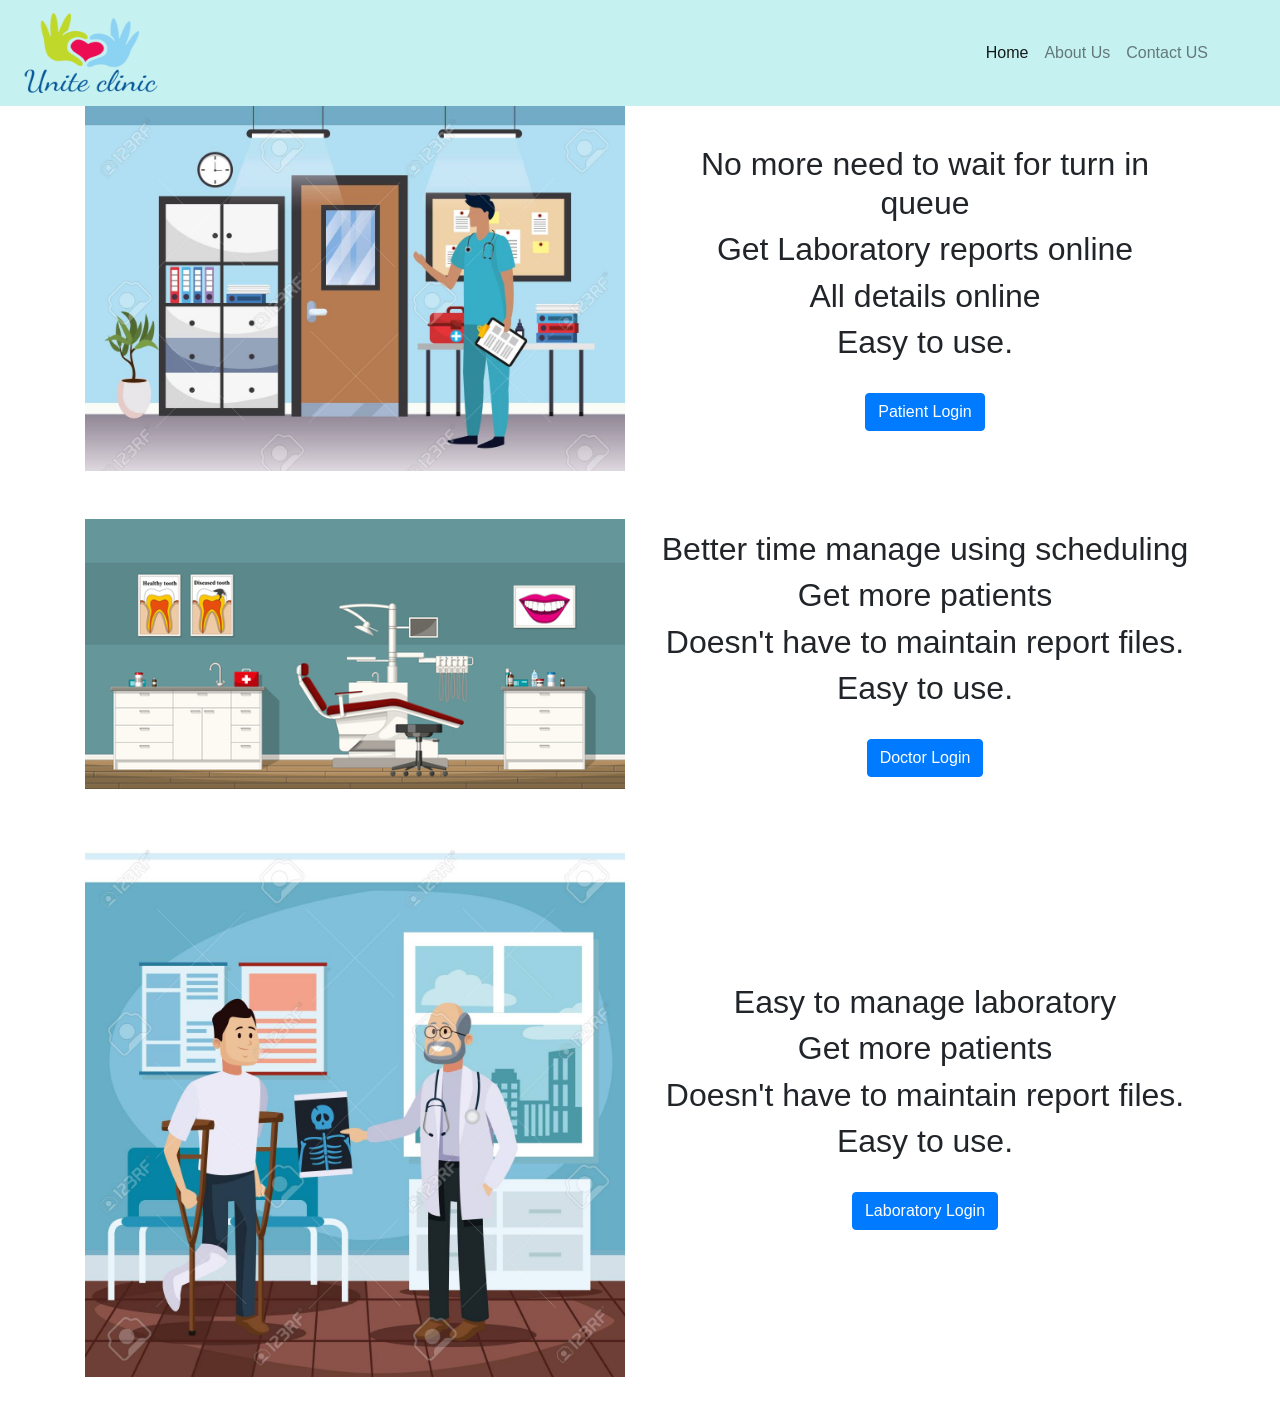
<file: index.html>
<!doctype html>
<html lang="en">

<head>
    <!-- Required meta tags -->
    <meta charset="utf-8">
    <meta name="viewport" content="width=device-width, initial-scale=1, shrink-to-fit=no">

    <!-- Bootstrap CSS -->
    <link rel="stylesheet" href="https://stackpath.bootstrapcdn.com/bootstrap/4.5.0/css/bootstrap.min.css"
        integrity="sha384-9aIt2nRpC12Uk9gS9baDl411NQApFmC26EwAOH8WgZl5MYYxFfc+NcPb1dKGj7Sk" crossorigin="anonymous">
    <title>Unite Clinic</title>
</head>

<body>
    <nav class="navbar sticky-top navbar-expand-lg navbar-light" style="background-color: rgba(193, 240, 240, 0.904);">
        <a class="navbar-brand" href="index.html">
            <img src="./images/logo.png" alt="" srcset="" width="150" height="80">
        </a>
        <button class="navbar-toggler" type="button" data-toggle="collapse" data-target="#navbarTogglerDemo02"
            aria-controls="navbarTogglerDemo02" aria-expanded="false" aria-label="Toggle navigation">
            <span class="navbar-toggler-icon"></span>
        </button>

        <div class="collapse navbar-collapse mr-5" id="navbarTogglerDemo02">
            <ul class="navbar-nav ml-auto mt-2 mt-lg-0">
                <li class="nav-item active">
                    <a class="nav-link" href="#">Home <span class="sr-only">(current)</span></a>
                </li>
                <li class="nav-item">
                    <a class="nav-link" href="#">About Us</a>
                </li>
                <li class="nav-item">
                    <a class="nav-link" href="#">Contact US</a>
                </li>
            </ul>
        </div>
    </nav>



    <div class="container mb-5 position-realive">
        <div class="row">
            <div class="col-sm">
                <img src="./images/appoinment.jpg" class="img-fluid" style="max-heigth:200px;">
            </div>
            <div class="col-sm  text-center align-self-center">
                <h2>No more need to wait for turn in queue</h2>
                <h2>Get Laboratory reports online</h2>
                <h2>All details online</h2>
                <h2>Easy to use.</h2>
                <a href="./client/login.php" class="btn btn-primary  mt-4">Patient Login</a>
            </div>
        </div>
    </div>

    <div class="container mb-5">
        <div class="row">
            <div class="col-sm ">
                <img src="./images/doctorlogin.jpg" class="img-fluid" style="max-heigth:200px;">
            </div>
            <div class="col-sm  text-center align-self-center">
                <h2>Better time manage using scheduling</h2>
                <h2>Get more patients</h2>
                <h2>Doesn't have to maintain report files.</h2>
                <h2>Easy to use.</h2>
                <a href="./doctor/login.php" class="btn btn-primary  mt-4">Doctor Login</a>
            </div>

        </div>
    </div>


    <div class="container mb-5 ">
        <div class="row">
            <div class="col-sm">
                <img src="./images/report.jpg" class="img-fluid" style="max-heigth:200px;">
            </div>
            <div class="col-sm  text-center align-self-center">
                <h2>Easy to manage laboratory</h2>
                <h2>Get more patients</h2>
                <h2>Doesn't have to maintain report files.</h2>
                <h2>Easy to use.</h2>
                <a href="./laboratory/login.php" class="btn btn-primary  mt-4">Laboratory Login</a>
            </div>
        </div>
    </div>



        

                <!-- Optional JavaScript -->
                <!-- jQuery first, then Popper.js, then Bootstrap JS -->
                <script src="https://code.jquery.com/jquery-3.5.1.slim.min.js"
                    integrity="sha384-DfXdz2htPH0lsSSs5nCTpuj/zy4C+OGpamoFVy38MVBnE+IbbVYUew+OrCXaRkfj"
                    crossorigin="anonymous"></script>
                <script src="https://cdn.jsdelivr.net/npm/popper.js@1.16.0/dist/umd/popper.min.js"
                    integrity="sha384-Q6E9RHvbIyZFJoft+2mJbHaEWldlvI9IOYy5n3zV9zzTtmI3UksdQRVvoxMfooAo"
                    crossorigin="anonymous"></script>
                <script src="https://stackpath.bootstrapcdn.com/bootstrap/4.5.0/js/bootstrap.min.js"
                    integrity="sha384-OgVRvuATP1z7JjHLkuOU7Xw704+h835Lr+6QL9UvYjZE3Ipu6Tp75j7Bh/kR0JKI"
                    crossorigin="anonymous"></script>
</body>

</html>
</file>
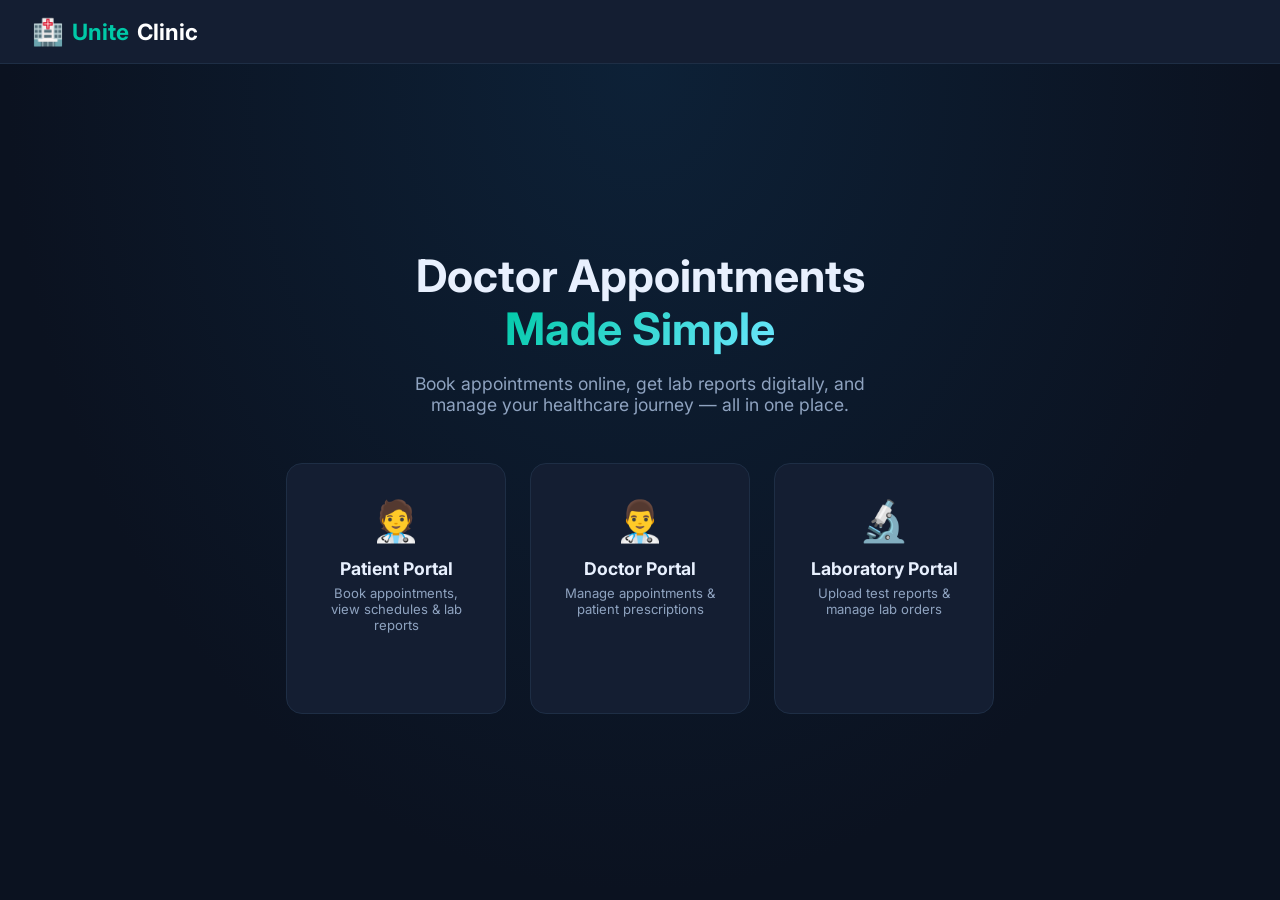
<file: app.html>
<!DOCTYPE html>
<html lang="en">

<head>
    <meta charset="UTF-8">
    <meta name="viewport" content="width=device-width, initial-scale=1.0">
    <title>Unite Clinic — Online Doctor Appointment</title>
    <meta name="description"
        content="Book doctor appointments online, manage schedules and lab reports with Unite Clinic.">
    <link rel="stylesheet" href="app.css">
</head>

<body>

    <!-- ═══════════════════════════════════════════════ HOME ════ -->
    <div id="home" class="page">
        <nav>
            <span class="nav-brand"><span class="logo-icon">🏥</span> Unite<span>Clinic</span></span>
        </nav>
        <div class="home-hero">
            <h1>Doctor Appointments<br><span>Made Simple</span></h1>
            <p>Book appointments online, get lab reports digitally, and manage your healthcare journey — all in one
                place.</p>
            <div class="portal-cards">
                <div class="portal-card" onclick="showPage('client-login')">
                    <div class="icon">🧑‍⚕️</div>
                    <h3>Patient Portal</h3>
                    <p>Book appointments, view schedules & lab reports</p>
                </div>
                <div class="portal-card" onclick="showPage('doctor-login')">
                    <div class="icon">👨‍⚕️</div>
                    <h3>Doctor Portal</h3>
                    <p>Manage appointments & patient prescriptions</p>
                </div>
                <div class="portal-card" onclick="showPage('lab-login')">
                    <div class="icon">🔬</div>
                    <h3>Laboratory Portal</h3>
                    <p>Upload test reports & manage lab orders</p>
                </div>
            </div>
        </div>
    </div>

    <!-- ════════════════════════════════════════ CLIENT LOGIN ════ -->
    <div id="client-login" class="page">
        <nav>
            <span class="nav-brand"><span class="logo-icon">🏥</span> Unite<span>Clinic</span></span>
            <button class="btn btn-outline" onclick="showPage('home')">← Home</button>
        </nav>
        <div class="auth-container">
            <div class="auth-card">
                <h2>Patient Login</h2>
                <p class="subtitle">Welcome back! Login to manage your appointments.</p>
                <div id="client-login-err" class="error-msg"></div>
                <form onsubmit="clientLogin(event)">
                    <div class="form-group"><label>Username</label><input id="cl-user" type="text"
                            placeholder="Enter username" required></div>
                    <div class="form-group"><label>Password</label><input id="cl-pass" type="password"
                            placeholder="Enter password" required></div>
                    <button type="submit" class="btn btn-primary" style="width:100%;padding:.8rem;">Login</button>
                </form>
                <div class="auth-link">Don't have an account? <a href="#" onclick="showPage('client-register')">Register
                        Now</a></div>
                <div class="auth-link mt-1" style="font-size:.78rem;color:#5a7a9a;">Demo: <b>partone</b> /
                    <b>asd123456</b></div>
            </div>
        </div>
    </div>

    <!-- ══════════════════════════════════════ CLIENT REGISTER ════ -->
    <div id="client-register" class="page">
        <nav>
            <span class="nav-brand"><span class="logo-icon">🏥</span> Unite<span>Clinic</span></span>
            <button class="btn btn-outline" onclick="showPage('client-login')">← Login</button>
        </nav>
        <div class="auth-container">
            <div class="auth-card">
                <h2>Patient Registration</h2>
                <p class="subtitle">Create your account to get started.</p>
                <div id="client-reg-err" class="error-msg"></div>
                <form onsubmit="clientRegister(event)">
                    <div class="form-group"><label>Username</label><input id="cr-user" type="text"
                            placeholder="Choose a username" required></div>
                    <div class="form-group"><label>Email</label><input id="cr-email" type="email"
                            placeholder="Email address" required></div>
                    <div class="form-group"><label>Password</label><input id="cr-pass" type="password"
                            placeholder="Choose a password" required></div>
                    <button type="submit" class="btn btn-primary" style="width:100%;padding:.8rem;">Create
                        Account</button>
                </form>
                <div class="auth-link">Already have an account? <a href="#" onclick="showPage('client-login')">Login
                        here</a></div>
            </div>
        </div>
    </div>

    <!-- ════════════════════════════════════ CLIENT DASHBOARD ════ -->
    <div id="client-dash" class="page">
        <nav>
            <span class="nav-brand"><span class="logo-icon">🏥</span> Unite<span>Clinic</span></span>
            <div class="nav-user">
                <span class="username client-nav-name"></span>
                <button class="btn btn-danger btn-sm" onclick="logout()">Logout</button>
            </div>
        </nav>
        <div class="dash-layout">
            <div class="sidebar">
                <div class="sidebar-item active" data-sec="book-appt" onclick="showClientSection('book-appt')"><span
                        class="si">📅</span> Book Appointment</div>
                <div class="sidebar-item" data-sec="view-appts" onclick="showClientSection('view-appts')"><span
                        class="si">📋</span> My Appointments</div>
                <div class="sidebar-item" data-sec="update-profile" onclick="showClientSection('update-profile')"><span
                        class="si">👤</span> Update Profile</div>
            </div>
            <div class="main-content">
                <div class="stats-grid">
                    <div class="stat-card">
                        <div class="stat-num" id="c-stat-today">0</div>
                        <div class="stat-label">Today</div>
                    </div>
                    <div class="stat-card">
                        <div class="stat-num" id="c-stat-future">0</div>
                        <div class="stat-label">Upcoming</div>
                    </div>
                    <div class="stat-card">
                        <div class="stat-num" id="c-stat-past">0</div>
                        <div class="stat-label">Past</div>
                    </div>
                </div>

                <!-- BOOK APPOINTMENT -->
                <div id="client-sec-book-appt">
                    <div class="page-title">Book Appointment</div>
                    <p class="page-sub">Search for clinics, pick a doctor and confirm your slot.</p>
                    <div class="steps">
                        <div class="step current" id="book-step-header-1">1 · Find Clinic</div>
                        <div class="step" id="book-step-header-2">2 · Pick Doctor</div>
                        <div class="step" id="book-step-header-3">3 · Confirm Slot</div>
                    </div>
                    <!-- Step 1 -->
                    <div id="book-step-1">
                        <div class="section-card">
                            <h3>Search Clinics by Location</h3>
                            <form onsubmit="searchClinics(event)"
                                style="display:flex;gap:1rem;align-items:flex-end;flex-wrap:wrap;">
                                <div class="form-group" style="flex:1;min-width:200px;margin:0;">
                                    <label>Location</label>
                                    <input id="book-location" type="text" placeholder="e.g. surat, navsari">
                                </div>
                                <button type="submit" class="btn btn-primary">Search Clinics</button>
                            </form>
                        </div>
                        <div class="table-wrap" style="margin-top:1rem;">
                            <div id="clinic-results" class="no-data">Enter a location to find clinics near you.</div>
                        </div>
                    </div>
                    <!-- Step 2 -->
                    <div id="book-step-2" style="display:none;">
                        <div class="section-card">
                            <h3>Available Doctors</h3>
                            <div id="doctor-results"></div>
                        </div>
                        <div class="flex-end"><button class="btn btn-primary" onclick="goToStep3()">Next: Choose Slot
                                →</button></div>
                    </div>
                    <!-- Step 3 -->
                    <div id="book-step-3" style="display:none;">
                        <div class="section-card">
                            <h3>Confirm Your Appointment</h3>
                            <p class="mb-1" style="color:var(--accent);font-weight:500;" id="step3-docname"></p>
                            <form onsubmit="confirmBooking(event)">
                                <div class="form-row">
                                    <div class="form-group"><label>Date</label><input id="book-date" type="date"
                                            required></div>
                                    <div class="form-group"><label>Time Slot</label><select id="book-slot" required>
                                            <option value="">Select time...</option>
                                        </select></div>
                                </div>
                                <div class="form-group"><label>Description / Symptoms</label><input id="book-desc"
                                        type="text" placeholder="Brief description of your condition"></div>
                                <div class="flex-end">
                                    <button type="button" class="btn btn-outline" onclick="showBookStep(2)">←
                                        Back</button>
                                    <button type="submit" class="btn btn-primary">✅ Confirm Booking</button>
                                </div>
                            </form>
                        </div>
                    </div>
                </div>

                <!-- VIEW APPOINTMENTS -->
                <div id="client-sec-view-appts" style="display:none;">
                    <div class="page-title">My Appointments</div>
                    <p class="page-sub">View your today, upcoming and past appointments.</p>
                    <div class="tabs">
                        <div class="tab active" data-tab="today" onclick="switchTab('today','appt-tab-')">Today</div>
                        <div class="tab" data-tab="future" onclick="switchTab('future','appt-tab-')">Upcoming</div>
                        <div class="tab" data-tab="past" onclick="switchTab('past','appt-tab-')">Past</div>
                    </div>
                    <div class="table-wrap">
                        <div id="appt-tab-today" class="tab-content active"></div>
                        <div id="appt-tab-future" class="tab-content"></div>
                        <div id="appt-tab-past" class="tab-content"></div>
                    </div>
                </div>

                <!-- UPDATE PROFILE -->
                <div id="client-sec-update-profile" style="display:none;">
                    <div class="page-title">Update Profile</div>
                    <p class="page-sub">Logged in as: <strong id="up-user"></strong></p>
                    <div class="section-card">
                        <div id="up-success" class="success-msg"></div>
                        <form onsubmit="saveClientProfile(event)">
                            <div class="form-row">
                                <div class="form-group"><label>Email</label><input id="up-email" type="email"></div>
                                <div class="form-group"><label>Phone</label><input id="up-phone" type="text"></div>
                            </div>
                            <div class="form-row">
                                <div class="form-group"><label>Blood Group</label>
                                    <select id="up-blood">
                                        <option value="">Select...</option>
                                        <option>A+</option>
                                        <option>A-</option>
                                        <option>B+</option>
                                        <option>B-</option>
                                        <option>AB+</option>
                                        <option>AB-</option>
                                        <option>O+</option>
                                        <option>O-</option>
                                    </select>
                                </div>
                                <div class="form-group"><label>Age</label><input id="up-age" type="number"></div>
                            </div>
                            <div class="form-row">
                                <div class="form-group"><label>Date of Birth</label><input id="up-dob" type="date">
                                </div>
                                <div class="form-group"><label>Allergy</label><input id="up-allergy" type="text"></div>
                            </div>
                            <div class="form-group"><label>Address</label><input id="up-address" type="text"></div>
                            <div class="flex-end"><button type="submit" class="btn btn-primary">Save Changes</button>
                            </div>
                        </form>
                    </div>
                </div>

            </div><!-- /main-content -->
        </div><!-- /dash-layout -->
    </div><!-- /client-dash -->

    <!-- ═══════════════════════════════════════ DOCTOR LOGIN ════ -->
    <div id="doctor-login" class="page">
        <nav>
            <span class="nav-brand"><span class="logo-icon">🏥</span> Unite<span>Clinic</span></span>
            <button class="btn btn-outline" onclick="showPage('home')">← Home</button>
        </nav>
        <div class="auth-container">
            <div class="auth-card">
                <h2>Doctor Login</h2>
                <p class="subtitle">Access your patient appointments and schedule.</p>
                <div id="doctor-login-err" class="error-msg"></div>
                <form onsubmit="doctorLogin(event)">
                    <div class="form-group"><label>Username</label><input id="dl-user" type="text"
                            placeholder="Doctor username" required></div>
                    <div class="form-group"><label>Password</label><input id="dl-pass" type="password"
                            placeholder="Password" required></div>
                    <button type="submit" class="btn btn-primary" style="width:100%;padding:.8rem;">Login</button>
                </form>
                <div class="auth-link">New here? <a href="#" onclick="showPage('doctor-register')">Register as
                        Doctor</a></div>
                <div class="auth-link mt-1" style="font-size:.78rem;color:#5a7a9a;">Demo: <b>darsh</b> / <b>1234</b>
                </div>
            </div>
        </div>
    </div>

    <!-- ════════════════════════════════════ DOCTOR REGISTER ════ -->
    <div id="doctor-register" class="page">
        <nav>
            <span class="nav-brand"><span class="logo-icon">🏥</span> Unite<span>Clinic</span></span>
            <button class="btn btn-outline" onclick="showPage('doctor-login')">← Login</button>
        </nav>
        <div class="auth-container">
            <div class="auth-card">
                <h2>Doctor Registration</h2>
                <p class="subtitle">Create your doctor account.</p>
                <div id="doctor-reg-err" class="error-msg"></div>
                <form onsubmit="doctorRegister(event)">
                    <div class="form-group"><label>Username</label><input id="dr-user" type="text"
                            placeholder="Choose a username" required></div>
                    <div class="form-group"><label>Email</label><input id="dr-email" type="email"
                            placeholder="Email address" required></div>
                    <div class="form-group"><label>Speciality</label><input id="dr-spec" type="text"
                            placeholder="e.g. Cardiologist, Dentist"></div>
                    <div class="form-group"><label>Password</label><input id="dr-pass" type="password"
                            placeholder="Choose a password" required></div>
                    <button type="submit" class="btn btn-primary" style="width:100%;padding:.8rem;">Create
                        Account</button>
                </form>
                <div class="auth-link">Already registered? <a href="#" onclick="showPage('doctor-login')">Login here</a>
                </div>
            </div>
        </div>
    </div>

    <!-- ═══════════════════════════════════ DOCTOR DASHBOARD ════ -->
    <div id="doctor-dash" class="page">
        <nav>
            <span class="nav-brand"><span class="logo-icon">🏥</span> Unite<span>Clinic</span></span>
            <div class="nav-user">
                <span class="username doctor-nav-name"></span>
                <button class="btn btn-danger btn-sm" onclick="logout()">Logout</button>
            </div>
        </nav>
        <div class="dash-layout">
            <div class="sidebar">
                <div class="sidebar-item active" data-sec="d-appointments"
                    onclick="showDoctorSection('d-appointments')"><span class="si">📋</span> Appointments</div>
                <div class="sidebar-item" data-sec="d-profile" onclick="showDoctorSection('d-profile')"><span
                        class="si">👤</span> My Profile</div>
            </div>
            <div class="main-content">
                <div class="stats-grid">
                    <div class="stat-card">
                        <div class="stat-num" id="d-stat-today">0</div>
                        <div class="stat-label">Today</div>
                    </div>
                    <div class="stat-card">
                        <div class="stat-num" id="d-stat-total">0</div>
                        <div class="stat-label">Total</div>
                    </div>
                    <div class="stat-card">
                        <div class="stat-num" id="d-stat-done">0</div>
                        <div class="stat-label">Completed</div>
                    </div>
                </div>

                <!-- APPOINTMENTS -->
                <div id="doctor-sec-d-appointments">
                    <div class="page-title">Patient Appointments</div>
                    <p class="page-sub">View and manage all your patient appointments.</p>
                    <div class="table-wrap">
                        <div id="d-appt-list"></div>
                    </div>
                </div>

                <!-- PROFILE -->
                <div id="doctor-sec-d-profile" style="display:none;">
                    <div class="page-title">My Profile</div>
                    <p class="page-sub">Logged in as <strong id="dp-username"></strong></p>
                    <div class="section-card">
                        <div id="dp-success" class="success-msg"></div>
                        <form onsubmit="saveDoctorProfile(event)">
                            <div class="form-row">
                                <div class="form-group"><label>Email</label><input id="dp-email" type="email"></div>
                                <div class="form-group"><label>Phone</label><input id="dp-phone" type="text"></div>
                            </div>
                            <div class="form-row">
                                <div class="form-group"><label>Speciality</label><input id="dp-speciality" type="text">
                                </div>
                                <div class="form-group"><label>Degree</label><input id="dp-degree" type="text"></div>
                            </div>
                            <div class="form-row">
                                <div class="form-group"><label>Experience (years)</label><input id="dp-experience"
                                        type="number"></div>
                                <div class="form-group"><label>Age</label><input id="dp-age" type="number"></div>
                            </div>
                            <div class="form-group"><label>Consultation Fee (₹)</label><input id="dp-fee" type="number">
                            </div>
                            <div class="flex-end"><button type="submit" class="btn btn-primary">Save Changes</button>
                            </div>
                        </form>
                    </div>
                </div>
            </div>
        </div>
    </div>

    <!-- ════════════════════════════════════════ LAB LOGIN ════ -->
    <div id="lab-login" class="page">
        <nav>
            <span class="nav-brand"><span class="logo-icon">🏥</span> Unite<span>Clinic</span></span>
            <button class="btn btn-outline" onclick="showPage('home')">← Home</button>
        </nav>
        <div class="auth-container">
            <div class="auth-card">
                <h2>Laboratory Login</h2>
                <p class="subtitle">Manage test reports and lab orders.</p>
                <div id="lab-login-err" class="error-msg"></div>
                <form onsubmit="labLogin(event)">
                    <div class="form-group"><label>Username</label><input id="ll-user" type="text"
                            placeholder="Lab username" required></div>
                    <div class="form-group"><label>Password</label><input id="ll-pass" type="password"
                            placeholder="Password" required></div>
                    <button type="submit" class="btn btn-primary" style="width:100%;padding:.8rem;">Login</button>
                </form>
                <div class="auth-link">New lab? <a href="#" onclick="showPage('lab-register')">Register Here</a></div>
                <div class="auth-link mt-1" style="font-size:.78rem;color:#5a7a9a;">Demo: <b>abc</b> / <b>123</b></div>
            </div>
        </div>
    </div>

    <!-- ══════════════════════════════════════ LAB REGISTER ════ -->
    <div id="lab-register" class="page">
        <nav>
            <span class="nav-brand"><span class="logo-icon">🏥</span> Unite<span>Clinic</span></span>
            <button class="btn btn-outline" onclick="showPage('lab-login')">← Login</button>
        </nav>
        <div class="auth-container">
            <div class="auth-card">
                <h2>Lab Registration</h2>
                <p class="subtitle">Create your laboratory account.</p>
                <div id="lab-reg-err" class="error-msg"></div>
                <form onsubmit="labRegister(event)">
                    <div class="form-group"><label>Username</label><input id="lr-user" type="text"
                            placeholder="Lab username" required></div>
                    <div class="form-group"><label>Email</label><input id="lr-email" type="email"
                            placeholder="Lab email" required></div>
                    <div class="form-group"><label>Password</label><input id="lr-pass" type="password"
                            placeholder="Password" required></div>
                    <button type="submit" class="btn btn-primary" style="width:100%;padding:.8rem;">Register
                        Lab</button>
                </form>
                <div class="auth-link">Already registered? <a href="#" onclick="showPage('lab-login')">Login here</a>
                </div>
            </div>
        </div>
    </div>

    <!-- ════════════════════════════════════ LAB DASHBOARD ════ -->
    <div id="lab-dash" class="page">
        <nav>
            <span class="nav-brand"><span class="logo-icon">🏥</span> Unite<span>Clinic</span></span>
            <div class="nav-user">
                <span class="username lab-nav-name"></span>
                <button class="btn btn-danger btn-sm" onclick="logout()">Logout</button>
            </div>
        </nav>
        <div class="dash-layout">
            <div class="sidebar">
                <div class="sidebar-item active"><span class="si">📊</span> Reports Dashboard</div>
            </div>
            <div class="main-content">
                <div class="stats-grid">
                    <div class="stat-card">
                        <div class="stat-num" id="l-stat-total">0</div>
                        <div class="stat-label">Total Reports</div>
                    </div>
                    <div class="stat-card">
                        <div class="stat-num" id="l-stat-pending">0</div>
                        <div class="stat-label">Pending</div>
                    </div>
                    <div class="stat-card">
                        <div class="stat-num" id="l-stat-done">0</div>
                        <div class="stat-label">Uploaded</div>
                    </div>
                </div>
                <div class="page-title">Assigned Reports</div>
                <p class="page-sub">Review and upload patient lab reports.</p>
                <div class="table-wrap">
                    <div id="l-report-list"></div>
                </div>
            </div>
        </div>
    </div>

    <script src="app.js"></script>
</body>

</html>
</file>
<file: app.css>
@import url('https://fonts.googleapis.com/css2?family=Inter:wght@300;400;500;600;700&display=swap');
*{margin:0;padding:0;box-sizing:border-box;}
:root{
  --primary:#0d7a6b;--primary-dark:#0a5c50;--accent:#00c9a7;
  --bg:#0b1220;--card:#141e32;--card2:#1a2540;
  --text:#e8f0fe;--text2:#8fa3c0;--border:#1e2e45;
  --danger:#e74c3c;--warn:#f39c12;--success:#27ae60;
  --shadow:0 8px 32px rgba(0,0,0,0.4);
}
body{font-family:'Inter',sans-serif;background:var(--bg);color:var(--text);min-height:100vh;}
.page{display:none;min-height:100vh;}
.page.active{display:flex;flex-direction:column;}

/* NAV */
nav{background:var(--card);padding:1rem 2rem;display:flex;align-items:center;justify-content:space-between;border-bottom:1px solid var(--border);position:sticky;top:0;z-index:100;}
.nav-brand{font-size:1.4rem;font-weight:700;color:var(--accent);display:flex;align-items:center;gap:.5rem;text-decoration:none;}
.nav-brand span{color:#fff;}
.nav-user{display:flex;align-items:center;gap:1rem;}
.nav-user .username{color:var(--text2);font-size:.9rem;}
.btn{padding:.6rem 1.4rem;border:none;border-radius:8px;cursor:pointer;font-family:'Inter',sans-serif;font-weight:500;font-size:.9rem;transition:all .2s;}
.btn-primary{background:linear-gradient(135deg,var(--primary),var(--accent));color:#fff;}
.btn-primary:hover{transform:translateY(-1px);box-shadow:0 4px 16px rgba(0,201,167,.3);}
.btn-danger{background:var(--danger);color:#fff;}
.btn-danger:hover{background:#c0392b;}
.btn-outline{background:transparent;border:1px solid var(--primary);color:var(--accent);}
.btn-outline:hover{background:var(--primary);color:#fff;}
.btn-sm{padding:.4rem .9rem;font-size:.8rem;}
.btn-success{background:var(--success);color:#fff;}
.btn-warn{background:var(--warn);color:#fff;}

/* HERO / HOME */
.home-hero{flex:1;display:flex;flex-direction:column;align-items:center;justify-content:center;padding:4rem 1rem;text-align:center;background:radial-gradient(ellipse at top,#0d2137 0%,var(--bg) 70%);}
.home-hero h1{font-size:2.8rem;font-weight:700;margin-bottom:1rem;line-height:1.2;}
.home-hero h1 span{background:linear-gradient(135deg,var(--accent),#6ee7ff);-webkit-background-clip:text;-webkit-text-fill-color:transparent;}
.home-hero p{color:var(--text2);font-size:1.1rem;max-width:500px;margin-bottom:3rem;}
.portal-cards{display:flex;gap:1.5rem;flex-wrap:wrap;justify-content:center;}
.portal-card{background:var(--card);border:1px solid var(--border);border-radius:16px;padding:2rem;width:220px;cursor:pointer;transition:all .3s;text-align:center;}
.portal-card:hover{transform:translateY(-6px);border-color:var(--accent);box-shadow:0 12px 40px rgba(0,201,167,.2);}
.portal-card .icon{font-size:2.5rem;margin-bottom:.8rem;}
.portal-card h3{font-size:1.1rem;margin-bottom:.4rem;}
.portal-card p{font-size:.82rem;color:var(--text2);}

/* AUTH FORMS */
.auth-container{flex:1;display:flex;align-items:center;justify-content:center;padding:2rem;}
.auth-card{background:var(--card);border:1px solid var(--border);border-radius:20px;padding:2.5rem;width:100%;max-width:420px;box-shadow:var(--shadow);}
.auth-card h2{font-size:1.6rem;font-weight:700;margin-bottom:.3rem;}
.auth-card .subtitle{color:var(--text2);font-size:.9rem;margin-bottom:1.8rem;}
.form-group{margin-bottom:1.2rem;}
.form-group label{display:block;font-size:.85rem;font-weight:500;margin-bottom:.4rem;color:var(--text2);}
.form-group input,.form-group select{width:100%;padding:.75rem 1rem;background:var(--bg);border:1px solid var(--border);border-radius:10px;color:var(--text);font-family:'Inter',sans-serif;font-size:.9rem;transition:border .2s;}
.form-group input:focus,.form-group select:focus{outline:none;border-color:var(--accent);}
.form-row{display:grid;grid-template-columns:1fr 1fr;gap:1rem;}
.auth-link{text-align:center;margin-top:1.2rem;font-size:.85rem;color:var(--text2);}
.auth-link a{color:var(--accent);text-decoration:none;font-weight:500;}
.error-msg{background:rgba(231,76,60,.15);border:1px solid var(--danger);border-radius:8px;padding:.7rem 1rem;font-size:.85rem;color:#ff8a80;margin-bottom:1rem;display:none;}
.success-msg{background:rgba(39,174,96,.15);border:1px solid var(--success);border-radius:8px;padding:.7rem 1rem;font-size:.85rem;color:#69f0ae;margin-bottom:1rem;display:none;}

/* DASHBOARD */
.dash-layout{flex:1;display:grid;grid-template-columns:220px 1fr;gap:0;}
.sidebar{background:var(--card);border-right:1px solid var(--border);padding:1.5rem 0;}
.sidebar-item{display:flex;align-items:center;gap:.75rem;padding:.75rem 1.5rem;cursor:pointer;color:var(--text2);font-size:.9rem;transition:all .2s;}
.sidebar-item:hover,.sidebar-item.active{background:rgba(0,201,167,.08);color:var(--accent);border-right:3px solid var(--accent);}
.sidebar-item .si{font-size:1.1rem;}
.main-content{padding:2rem;overflow-y:auto;}
.page-title{font-size:1.5rem;font-weight:700;margin-bottom:.3rem;}
.page-sub{color:var(--text2);font-size:.9rem;margin-bottom:1.8rem;}

/* STATS CARDS */
.stats-grid{display:grid;grid-template-columns:repeat(auto-fit,minmax(160px,1fr));gap:1rem;margin-bottom:2rem;}
.stat-card{background:var(--card2);border:1px solid var(--border);border-radius:14px;padding:1.2rem;text-align:center;}
.stat-card .stat-num{font-size:2rem;font-weight:700;color:var(--accent);}
.stat-card .stat-label{font-size:.8rem;color:var(--text2);margin-top:.2rem;}

/* TABLES */
.table-wrap{background:var(--card2);border:1px solid var(--border);border-radius:14px;overflow:hidden;margin-bottom:1.5rem;}
.table-wrap h3{padding:1rem 1.2rem;border-bottom:1px solid var(--border);font-size:1rem;}
table{width:100%;border-collapse:collapse;font-size:.85rem;}
th{padding:.75rem 1rem;text-align:left;background:rgba(0,201,167,.07);color:var(--text2);font-weight:600;font-size:.8rem;text-transform:uppercase;letter-spacing:.04em;}
td{padding:.75rem 1rem;border-top:1px solid var(--border);color:var(--text);}
tr:hover td{background:rgba(255,255,255,.02);}
.badge{padding:.25rem .7rem;border-radius:20px;font-size:.75rem;font-weight:500;}
.badge-green{background:rgba(39,174,96,.2);color:#69f0ae;}
.badge-warn{background:rgba(243,156,18,.2);color:#ffd54f;}
.badge-red{background:rgba(231,76,60,.2);color:#ff8a80;}
.badge-blue{background:rgba(52,152,219,.2);color:#90caf9;}

/* SECTION CARDS */
.section-card{background:var(--card2);border:1px solid var(--border);border-radius:14px;padding:1.5rem;margin-bottom:1.5rem;}
.section-card h3{font-size:1rem;font-weight:600;margin-bottom:1rem;}

/* BOOKING STEPS */
.steps{display:flex;gap:0;margin-bottom:2rem;background:var(--card2);border-radius:14px;overflow:hidden;border:1px solid var(--border);}
.step{flex:1;padding:.9rem;text-align:center;font-size:.85rem;color:var(--text2);position:relative;}
.step.done{background:rgba(0,201,167,.1);color:var(--accent);}
.step.current{background:rgba(0,201,167,.2);color:#fff;font-weight:600;}

/* TABS */
.tabs{display:flex;gap:.5rem;margin-bottom:1.5rem;}
.tab{padding:.6rem 1.2rem;border-radius:8px;cursor:pointer;font-size:.9rem;color:var(--text2);transition:all .2s;}
.tab.active{background:var(--primary);color:#fff;}
.tab-content{display:none;}
.tab-content.active{display:block;}

/* RESPONSIVE */
@media(max-width:768px){
  .dash-layout{grid-template-columns:1fr;}
  .sidebar{display:flex;flex-wrap:wrap;padding:.5rem;gap:.25rem;border-right:0;border-bottom:1px solid var(--border);}
  .sidebar-item{padding:.5rem .75rem;border-right:0 !important;}
  .portal-cards{flex-direction:column;align-items:center;}
  .home-hero h1{font-size:2rem;}
  .form-row{grid-template-columns:1fr;}
}
.mt-1{margin-top:.5rem;}.mt-2{margin-top:1rem;}.mt-3{margin-top:1.5rem;}.mb-1{margin-bottom:.5rem;}
.text-center{text-align:center;}.flex-end{display:flex;justify-content:flex-end;gap:.5rem;}
.no-data{text-align:center;padding:2rem;color:var(--text2);font-size:.9rem;}
input[type="submit"]{cursor:pointer;}
.logo-icon{font-size:1.6rem;}
</file>
